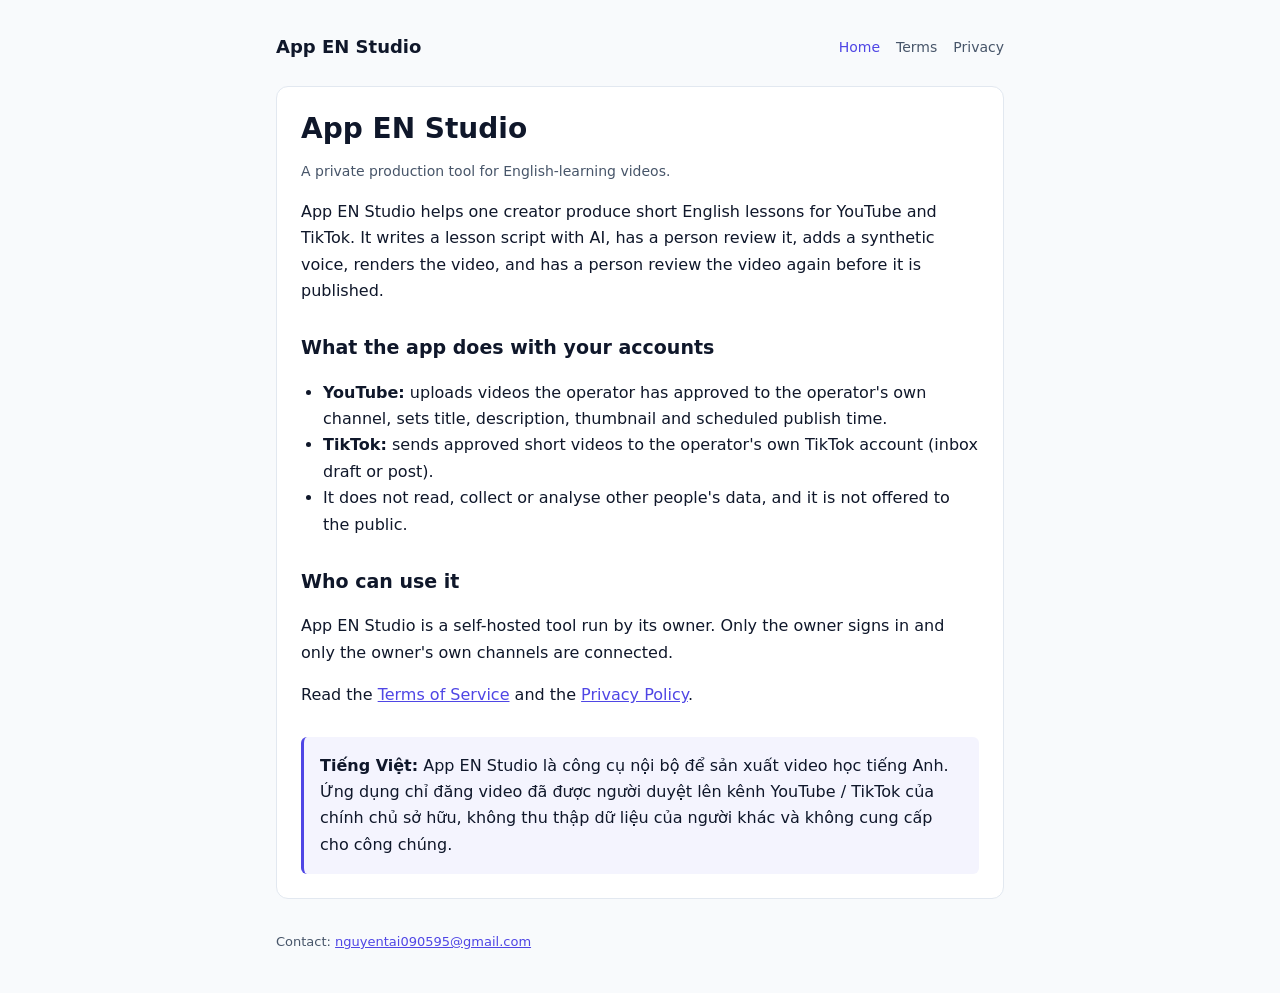
<file: index.html>
<!doctype html>
<html lang="en">
<head>
  <meta charset="utf-8">
  <meta name="viewport" content="width=device-width, initial-scale=1">
  <title>App EN Studio</title>
  <meta name="description" content="App EN Studio is a private production tool for English-learning videos, used by the channel owner to publish videos to their own YouTube and TikTok accounts.">
  <link rel="icon" href="brand/logo.svg" type="image/svg+xml">
  <link rel="stylesheet" href="style.css">
</head>
<body>
  <header>
    <a class="logo" href="./">App EN Studio</a>
    <nav><a href="./" aria-current="page">Home</a><a href="terms.html">Terms</a><a href="privacy.html">Privacy</a></nav>
  </header>
  <main>
    <div class="card">
      <h1>App EN Studio</h1>
      <p class="muted">A private production tool for English-learning videos.</p>

      <p>App EN Studio helps one creator produce short English lessons for YouTube and TikTok. It writes a lesson script with AI, has a person review it, adds a synthetic voice, renders the video, and has a person review the video again before it is published.</p>

      <h2>What the app does with your accounts</h2>
      <ul>
        <li><strong>YouTube:</strong> uploads videos the operator has approved to the operator's own channel, sets title, description, thumbnail and scheduled publish time.</li>
        <li><strong>TikTok:</strong> sends approved short videos to the operator's own TikTok account (inbox draft or post).</li>
        <li>It does not read, collect or analyse other people's data, and it is not offered to the public.</li>
      </ul>

      <h2>Who can use it</h2>
      <p>App EN Studio is a self-hosted tool run by its owner. Only the owner signs in and only the owner's own channels are connected.</p>

      <p>Read the <a href="terms.html">Terms of Service</a> and the <a href="privacy.html">Privacy Policy</a>.</p>

      <div class="vi">
        <strong>Tiếng Việt:</strong> App EN Studio là công cụ nội bộ để sản xuất video học tiếng Anh. Ứng dụng chỉ đăng video đã được người duyệt lên kênh YouTube / TikTok của chính chủ sở hữu, không thu thập dữ liệu của người khác và không cung cấp cho công chúng.
      </div>
    </div>
  </main>
  <footer>Contact: <a href="mailto:nguyentai090595@gmail.com">nguyentai090595@gmail.com</a></footer>
</body>
</html>
</file>
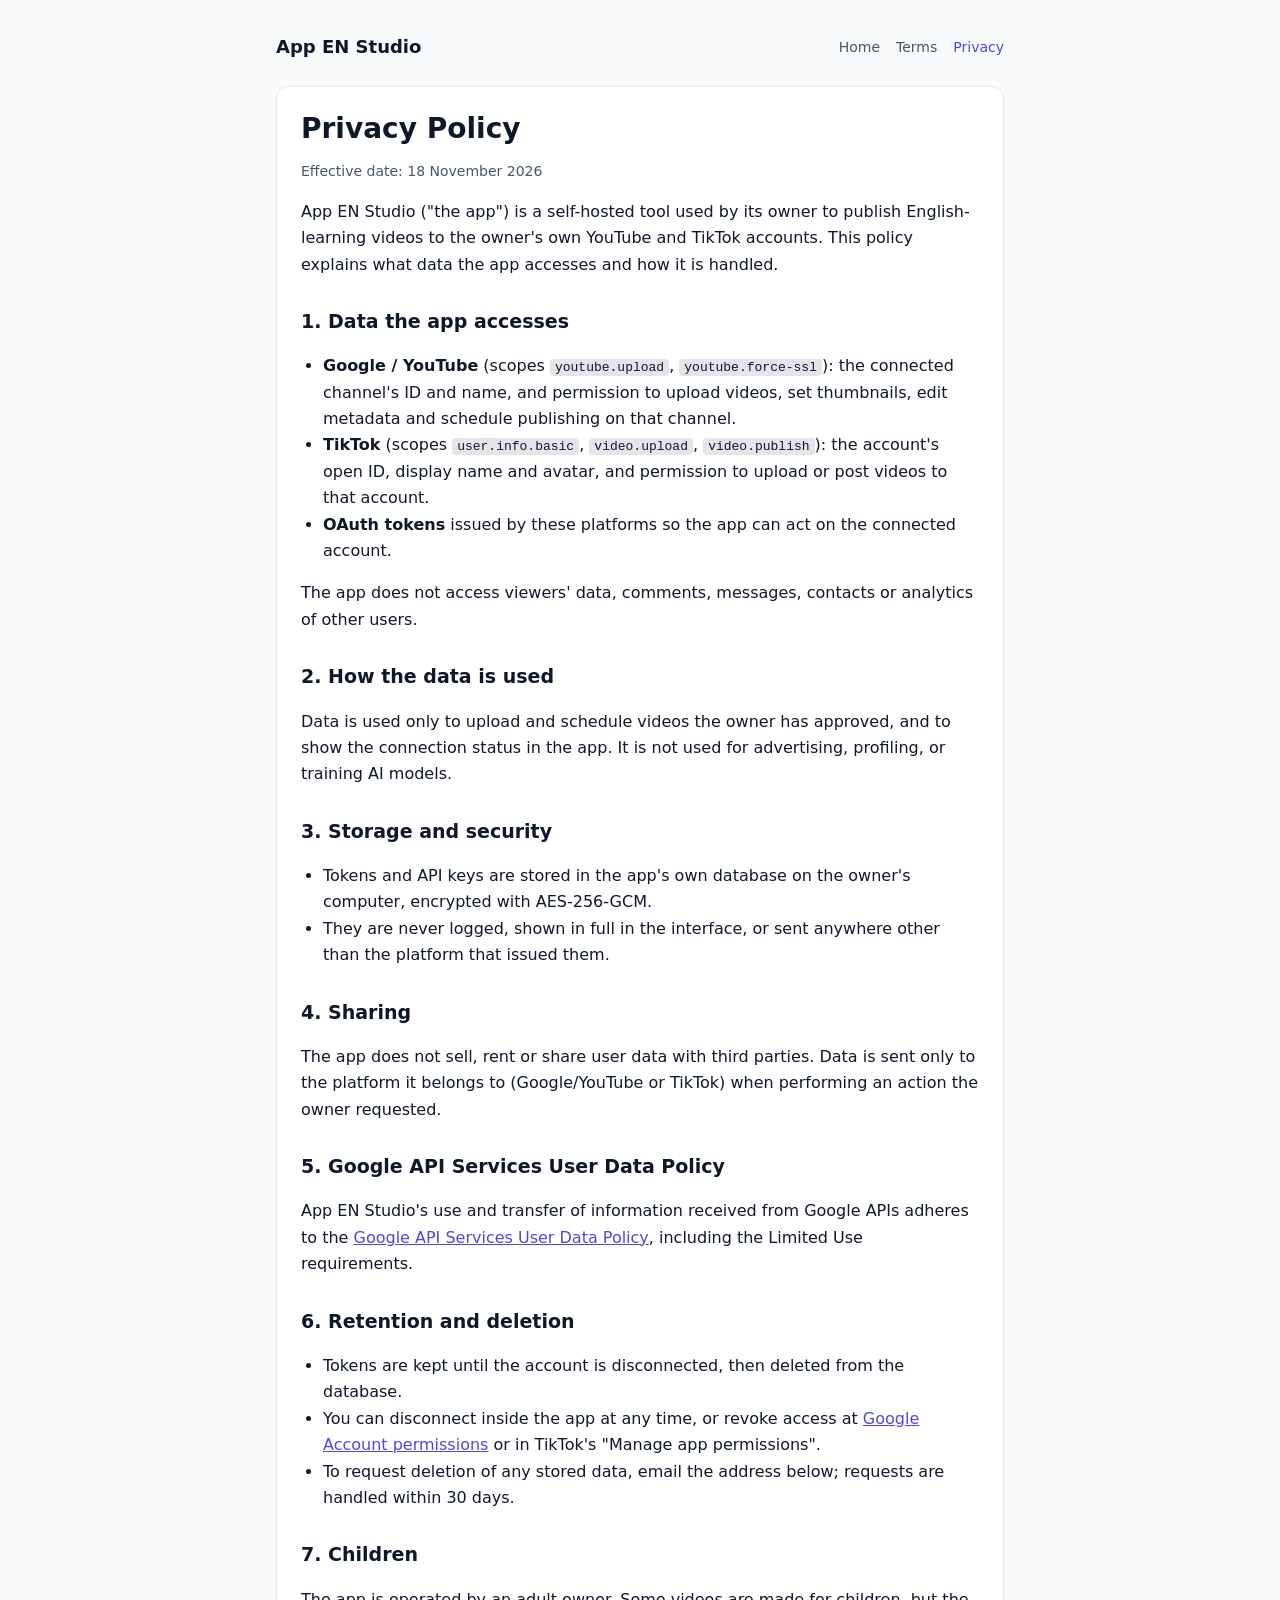
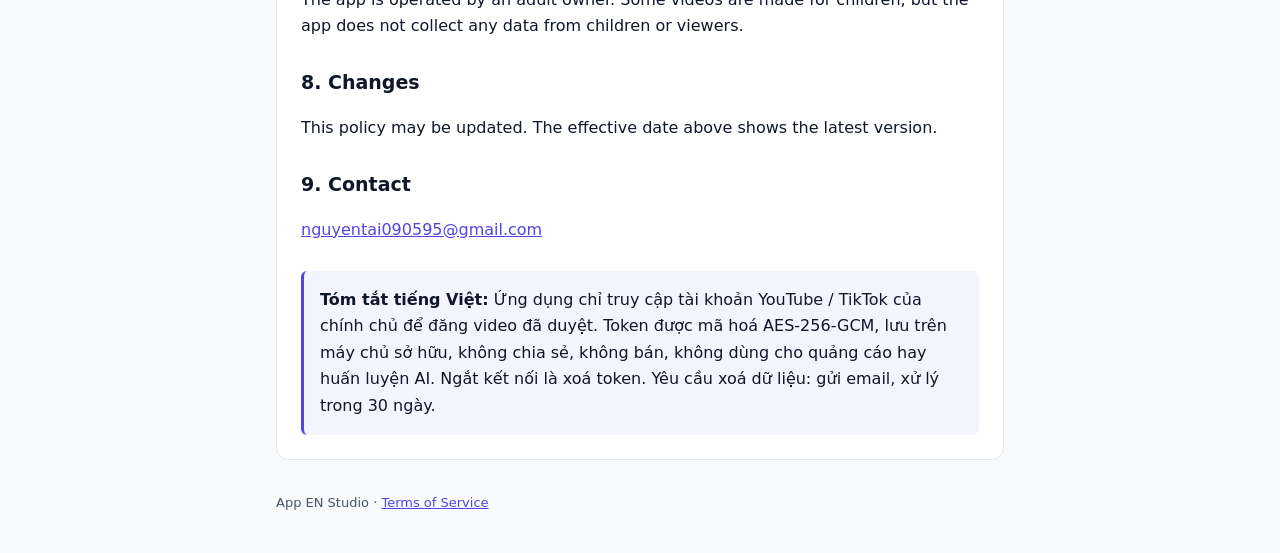
<file: privacy.html>
<!doctype html>
<html lang="en">
<head>
  <meta charset="utf-8">
  <meta name="viewport" content="width=device-width, initial-scale=1">
  <title>Privacy Policy</title>
  <meta name="description" content="Privacy Policy for App EN Studio.">
  <link rel="icon" href="brand/logo.svg" type="image/svg+xml">
  <link rel="stylesheet" href="style.css">
</head>
<body>
  <header>
    <a class="logo" href="./">App EN Studio</a>
    <nav><a href="./">Home</a><a href="terms.html">Terms</a><a href="privacy.html" aria-current="page">Privacy</a></nav>
  </header>
  <main>
    <div class="card">
      <h1>Privacy Policy</h1>
      <p class="muted">Effective date: 18 November 2026</p>

      <p>App EN Studio ("the app") is a self-hosted tool used by its owner to publish English-learning videos to the owner's own YouTube and TikTok accounts. This policy explains what data the app accesses and how it is handled.</p>

      <h2>1. Data the app accesses</h2>
      <ul>
        <li><strong>Google / YouTube</strong> (scopes <code>youtube.upload</code>, <code>youtube.force-ssl</code>): the connected channel's ID and name, and permission to upload videos, set thumbnails, edit metadata and schedule publishing on that channel.</li>
        <li><strong>TikTok</strong> (scopes <code>user.info.basic</code>, <code>video.upload</code>, <code>video.publish</code>): the account's open ID, display name and avatar, and permission to upload or post videos to that account.</li>
        <li><strong>OAuth tokens</strong> issued by these platforms so the app can act on the connected account.</li>
      </ul>
      <p>The app does not access viewers' data, comments, messages, contacts or analytics of other users.</p>

      <h2>2. How the data is used</h2>
      <p>Data is used only to upload and schedule videos the owner has approved, and to show the connection status in the app. It is not used for advertising, profiling, or training AI models.</p>

      <h2>3. Storage and security</h2>
      <ul>
        <li>Tokens and API keys are stored in the app's own database on the owner's computer, encrypted with AES-256-GCM.</li>
        <li>They are never logged, shown in full in the interface, or sent anywhere other than the platform that issued them.</li>
      </ul>

      <h2>4. Sharing</h2>
      <p>The app does not sell, rent or share user data with third parties. Data is sent only to the platform it belongs to (Google/YouTube or TikTok) when performing an action the owner requested.</p>

      <h2>5. Google API Services User Data Policy</h2>
      <p>App EN Studio's use and transfer of information received from Google APIs adheres to the <a href="https://developers.google.com/terms/api-services-user-data-policy">Google API Services User Data Policy</a>, including the Limited Use requirements.</p>

      <h2>6. Retention and deletion</h2>
      <ul>
        <li>Tokens are kept until the account is disconnected, then deleted from the database.</li>
        <li>You can disconnect inside the app at any time, or revoke access at <a href="https://myaccount.google.com/permissions">Google Account permissions</a> or in TikTok's "Manage app permissions".</li>
        <li>To request deletion of any stored data, email the address below; requests are handled within 30 days.</li>
      </ul>

      <h2>7. Children</h2>
      <p>The app is operated by an adult owner. Some videos are made for children, but the app does not collect any data from children or viewers.</p>

      <h2>8. Changes</h2>
      <p>This policy may be updated. The effective date above shows the latest version.</p>

      <h2>9. Contact</h2>
      <p><a href="mailto:nguyentai090595@gmail.com">nguyentai090595@gmail.com</a></p>

      <div class="vi">
        <strong>Tóm tắt tiếng Việt:</strong> Ứng dụng chỉ truy cập tài khoản YouTube / TikTok của chính chủ để đăng video đã duyệt. Token được mã hoá AES-256-GCM, lưu trên máy chủ sở hữu, không chia sẻ, không bán, không dùng cho quảng cáo hay huấn luyện AI. Ngắt kết nối là xoá token. Yêu cầu xoá dữ liệu: gửi email, xử lý trong 30 ngày.
      </div>
    </div>
  </main>
  <footer>App EN Studio · <a href="terms.html">Terms of Service</a></footer>
</body>
</html>
</file>
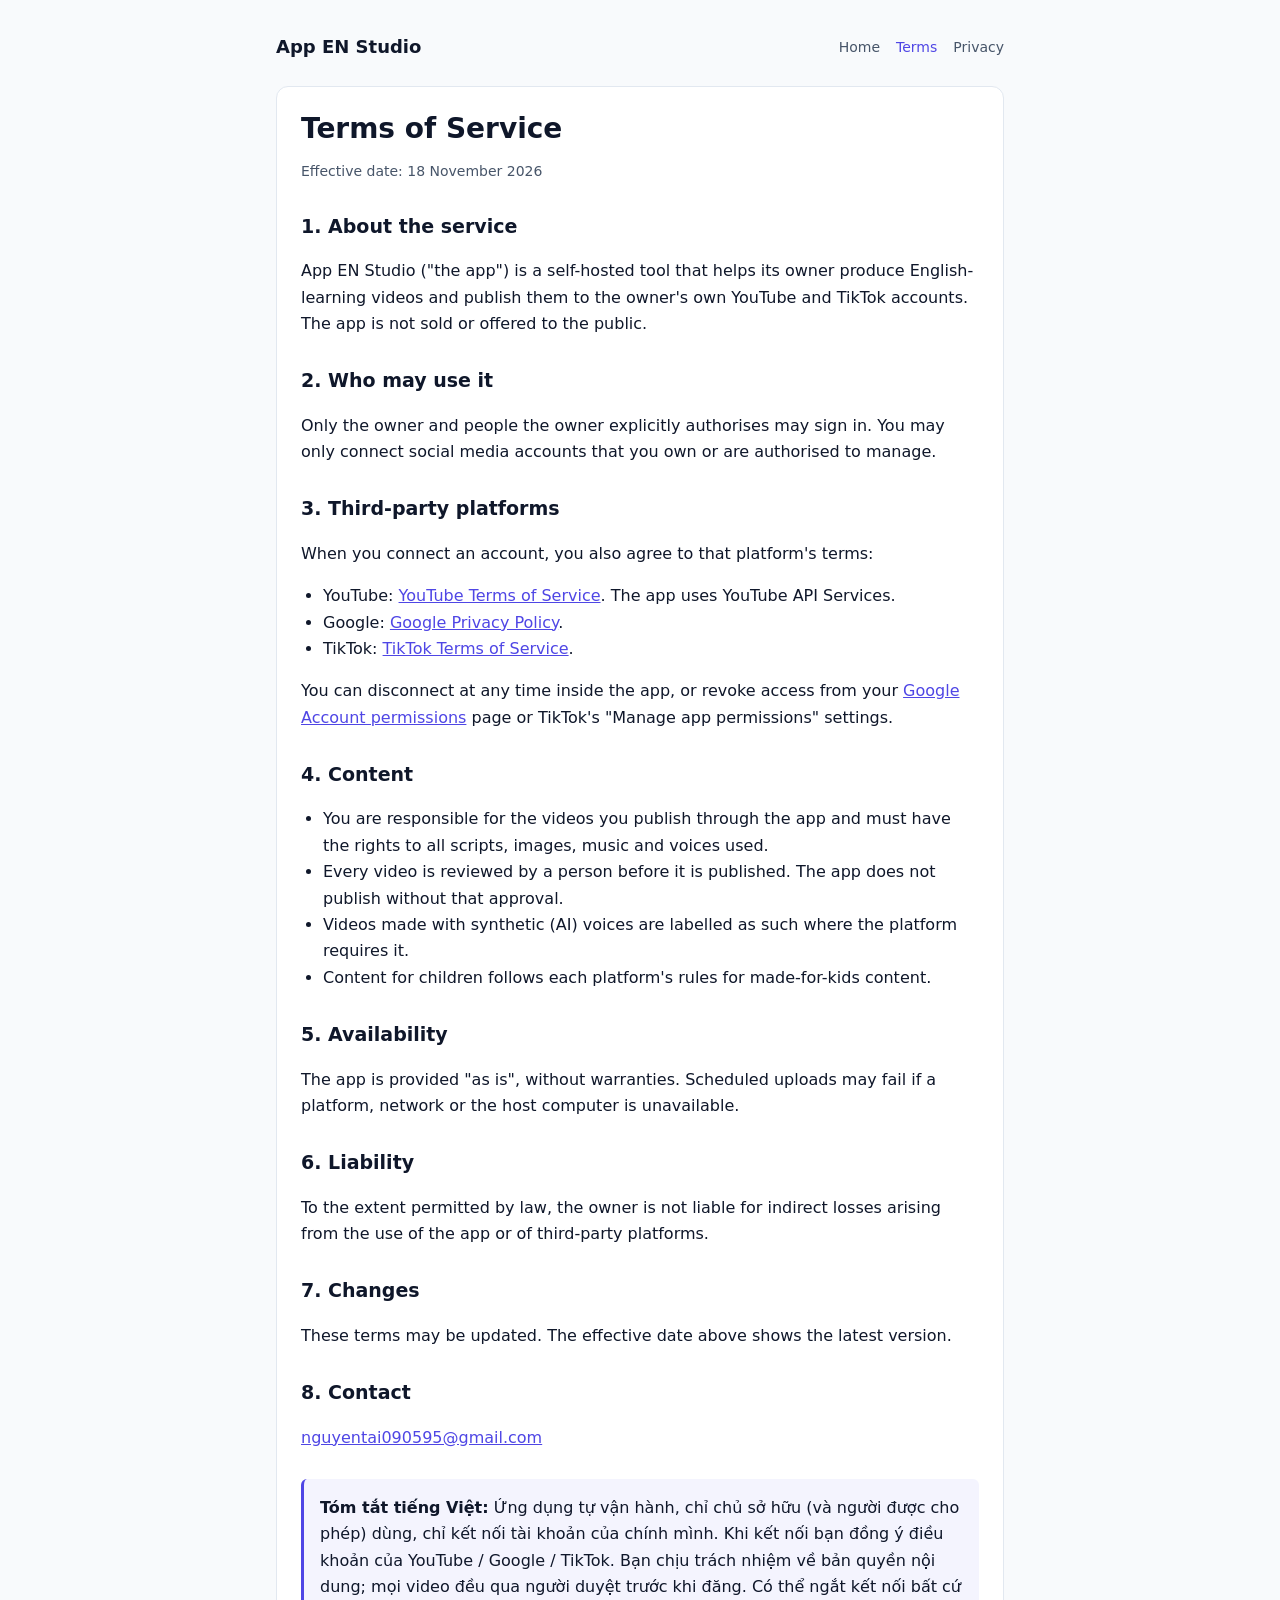
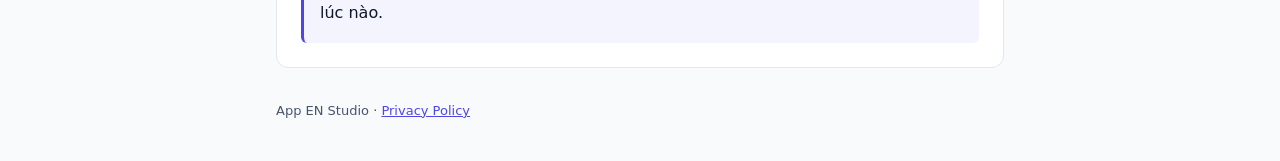
<file: terms.html>
<!doctype html>
<html lang="en">
<head>
  <meta charset="utf-8">
  <meta name="viewport" content="width=device-width, initial-scale=1">
  <title>Terms of Service</title>
  <meta name="description" content="Terms of Service for App EN Studio.">
  <link rel="icon" href="brand/logo.svg" type="image/svg+xml">
  <link rel="stylesheet" href="style.css">
</head>
<body>
  <header>
    <a class="logo" href="./">App EN Studio</a>
    <nav><a href="./">Home</a><a href="terms.html" aria-current="page">Terms</a><a href="privacy.html">Privacy</a></nav>
  </header>
  <main>
    <div class="card">
      <h1>Terms of Service</h1>
      <p class="muted">Effective date: 18 November 2026</p>

      <h2>1. About the service</h2>
      <p>App EN Studio ("the app") is a self-hosted tool that helps its owner produce English-learning videos and publish them to the owner's own YouTube and TikTok accounts. The app is not sold or offered to the public.</p>

      <h2>2. Who may use it</h2>
      <p>Only the owner and people the owner explicitly authorises may sign in. You may only connect social media accounts that you own or are authorised to manage.</p>

      <h2>3. Third-party platforms</h2>
      <p>When you connect an account, you also agree to that platform's terms:</p>
      <ul>
        <li>YouTube: <a href="https://www.youtube.com/t/terms">YouTube Terms of Service</a>. The app uses YouTube API Services.</li>
        <li>Google: <a href="https://policies.google.com/privacy">Google Privacy Policy</a>.</li>
        <li>TikTok: <a href="https://www.tiktok.com/legal/terms-of-service">TikTok Terms of Service</a>.</li>
      </ul>
      <p>You can disconnect at any time inside the app, or revoke access from your <a href="https://myaccount.google.com/permissions">Google Account permissions</a> page or TikTok's "Manage app permissions" settings.</p>

      <h2>4. Content</h2>
      <ul>
        <li>You are responsible for the videos you publish through the app and must have the rights to all scripts, images, music and voices used.</li>
        <li>Every video is reviewed by a person before it is published. The app does not publish without that approval.</li>
        <li>Videos made with synthetic (AI) voices are labelled as such where the platform requires it.</li>
        <li>Content for children follows each platform's rules for made-for-kids content.</li>
      </ul>

      <h2>5. Availability</h2>
      <p>The app is provided "as is", without warranties. Scheduled uploads may fail if a platform, network or the host computer is unavailable.</p>

      <h2>6. Liability</h2>
      <p>To the extent permitted by law, the owner is not liable for indirect losses arising from the use of the app or of third-party platforms.</p>

      <h2>7. Changes</h2>
      <p>These terms may be updated. The effective date above shows the latest version.</p>

      <h2>8. Contact</h2>
      <p><a href="mailto:nguyentai090595@gmail.com">nguyentai090595@gmail.com</a></p>

      <div class="vi">
        <strong>Tóm tắt tiếng Việt:</strong> Ứng dụng tự vận hành, chỉ chủ sở hữu (và người được cho phép) dùng, chỉ kết nối tài khoản của chính mình. Khi kết nối bạn đồng ý điều khoản của YouTube / Google / TikTok. Bạn chịu trách nhiệm về bản quyền nội dung; mọi video đều qua người duyệt trước khi đăng. Có thể ngắt kết nối bất cứ lúc nào.
      </div>
    </div>
  </main>
  <footer>App EN Studio · <a href="privacy.html">Privacy Policy</a></footer>
</body>
</html>
</file>
<file: style.css>
:root {
  --bg: #f8fafc;
  --card: #ffffff;
  --text: #0f172a;
  --muted: #475569;
  --line: #e2e8f0;
  --brand: #4f46e5;
}
@media (prefers-color-scheme: dark) {
  :root {
    --bg: #0b1120;
    --card: #111827;
    --text: #e5e7eb;
    --muted: #9ca3af;
    --line: #1f2937;
    --brand: #818cf8;
  }
}
* { box-sizing: border-box; }
body {
  margin: 0;
  background: var(--bg);
  color: var(--text);
  font: 16px/1.65 system-ui, -apple-system, "Segoe UI", Roboto, sans-serif;
}
header, main, footer { max-width: 760px; margin: 0 auto; padding: 0 16px; }
header { padding-top: 32px; display: flex; align-items: center; justify-content: space-between; gap: 12px; flex-wrap: wrap; }
.logo { font-weight: 700; font-size: 18px; color: var(--text); text-decoration: none; }
nav a { color: var(--muted); text-decoration: none; margin-left: 16px; font-size: 14px; }
nav a:hover, nav a[aria-current] { color: var(--brand); }
main { padding-top: 24px; padding-bottom: 32px; }
.card { background: var(--card); border: 1px solid var(--line); border-radius: 12px; padding: 24px; }
h1 { font-size: 28px; line-height: 1.25; margin: 0 0 4px; }
h2 { font-size: 19px; margin: 28px 0 8px; }
p, li { color: var(--text); }
.muted { color: var(--muted); font-size: 14px; }
a { color: var(--brand); overflow-wrap: anywhere; }
ul { padding-left: 22px; }
.vi { margin-top: 28px; padding: 16px; border-left: 3px solid var(--brand); background: color-mix(in srgb, var(--brand) 6%, transparent); border-radius: 6px; }
code { font-size: 13px; background: color-mix(in srgb, var(--muted) 15%, transparent); padding: 1px 5px; border-radius: 4px; overflow-wrap: anywhere; }
footer { padding-bottom: 40px; color: var(--muted); font-size: 13px; }
</file>
